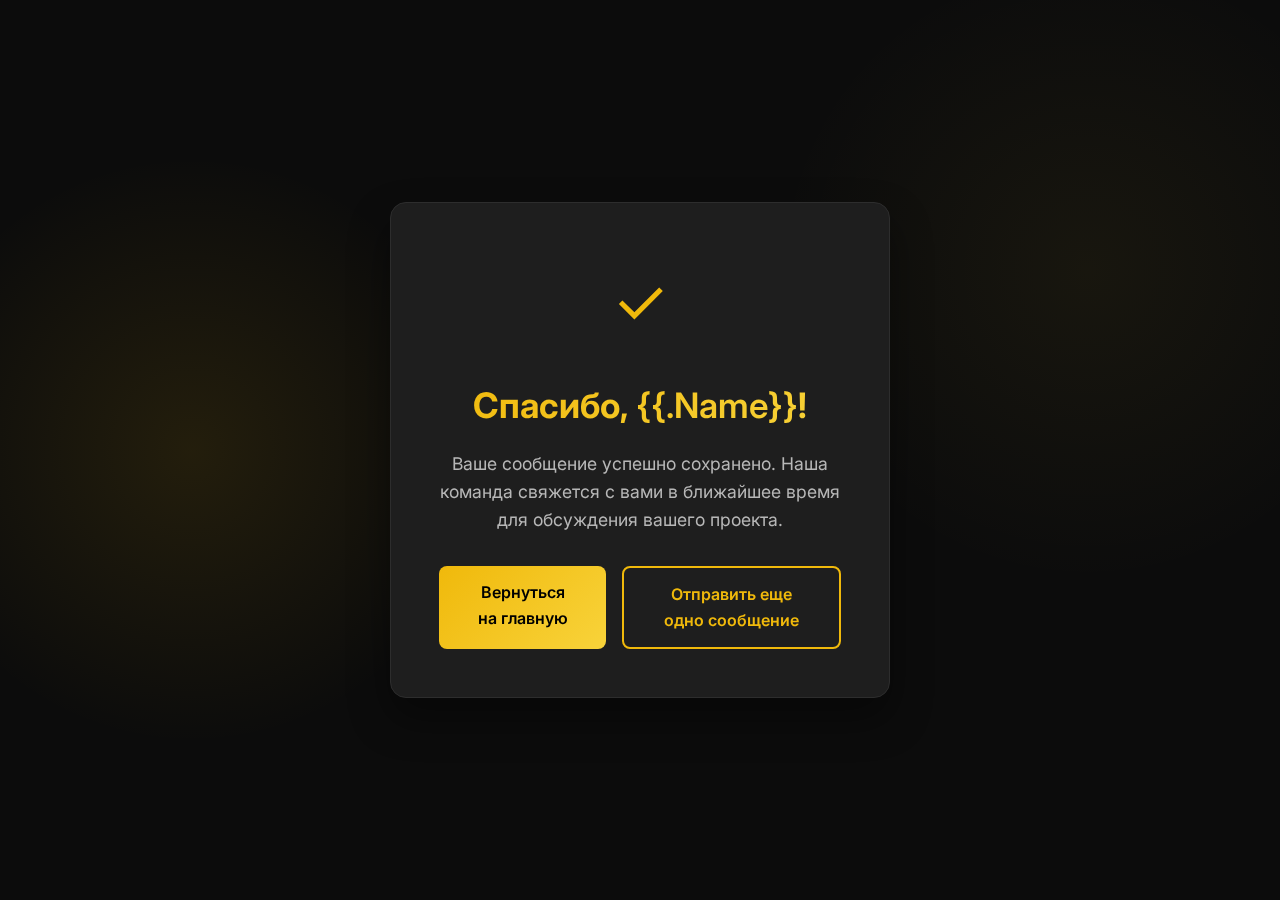
<file: static/answer.html>
<!DOCTYPE html>
<html lang="ru">

<head>
    <meta charset="UTF-8">
    <meta name="viewport" content="width=device-width, initial-scale=1.0">
    <title>Спасибо! - CryptoAnalytics</title>
    <link rel="icon" type="image/x-icon" href="/static/images/favicon.ico">
    <link rel="stylesheet" href="/static/css/answer.css">
    <link href="https://fonts.googleapis.com/css2?family=Inter:wght@300;400;500;600;700&display=swap" rel="stylesheet">
</head>

<body>
    <div class="answer-container">
        <div class="success-icon">✓</div>
        <h1>Спасибо, <span class="user-name">{{.Name}}</span>!</h1>
        <p>Ваше сообщение успешно сохранено. Наша команда свяжется с вами в ближайшее время для обсуждения вашего
            проекта.</p>

        <div class="cta-buttons">
            <a href="/" class="btn">Вернуться на главную</a>
            <a href="/contact" class="btn btn-outline">Отправить еще одно сообщение</a>
        </div>
    </div>
</body>

</html>
</file>
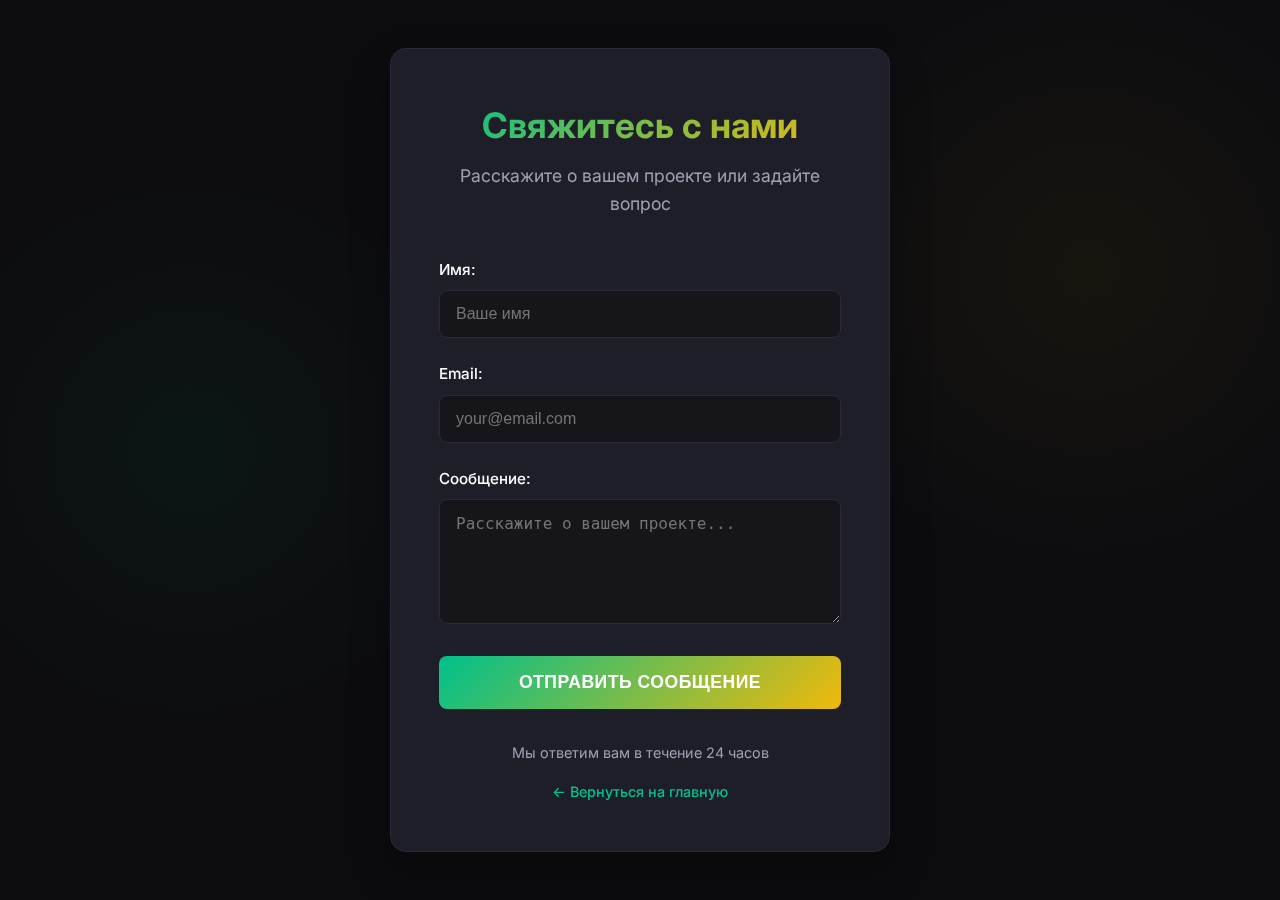
<file: static/contact.html>
<!DOCTYPE html>
<html lang="ru">

<head>
    <meta charset="UTF-8">
    <meta name="viewport" content="width=device-width, initial-scale=1.0">
    <title>Свяжитесь с нами - CryptoAnalytics</title>
    <link rel="icon" type="image/x-icon" href="/static/images/favicon.ico">
    <link rel="icon" type="image/png" href="/static/images/favicon.png">
    <link rel="stylesheet" href="/static/css/form.css">
    <link href="https://fonts.googleapis.com/css2?family=Inter:wght@300;400;500;600;700&display=swap" rel="stylesheet">
</head>

<body>
    <div class="form-container">
        <div class="form-header">
            <h1>Свяжитесь с нами</h1>
            <p>Расскажите о вашем проекте или задайте вопрос</p>
        </div>

        <form action="/contact" method="POST" id="contactForm">
            <div class="form-group">
                <label for="name">Имя:</label>
                <input type="text" id="name" name="name" required placeholder="Ваше имя">
                <div class="error-message">Пожалуйста, введите ваше имя</div>
            </div>

            <div class="form-group">
                <label for="email">Email:</label>
                <input type="email" id="email" name="email" required placeholder="your@email.com">
                <div class="error-message">Пожалуйста, введите корректный email</div>
            </div>

            <div class="form-group">
                <label for="message">Сообщение:</label>
                <textarea id="message" name="message" rows="5" required
                    placeholder="Расскажите о вашем проекте..."></textarea>
                <div class="error-message">Пожалуйста, введите ваше сообщение</div>
            </div>

            <button type="submit" class="btn">Отправить сообщение</button>
        </form>

        <div class="form-footer">
            <p>Мы ответим вам в течение 24 часов</p>
            <a href="/" class="back-link">← Вернуться на главную</a>
        </div>
    </div>
</body>

</html>
</file>
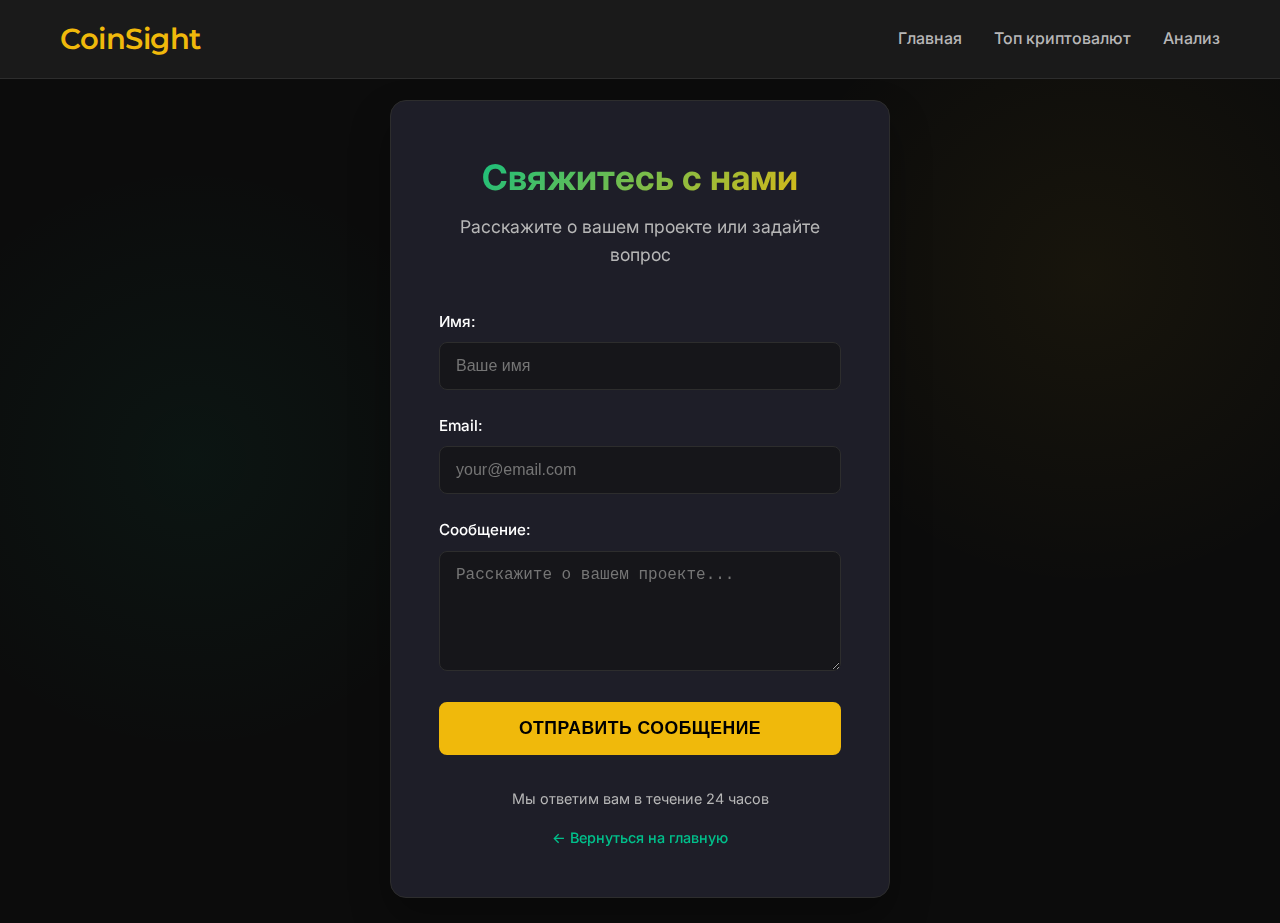
<file: static/contactForm.html>
<!DOCTYPE html>
<html lang="ru">

<head>
    <meta charset="UTF-8">
    <meta name="viewport" content="width=device-width, initial-scale=1.0">
    <title>Свяжитесь с нами - CryptoAnalytics</title>
    <link rel="icon" type="image/x-icon" href="/static/images/favicon.ico">
    <link rel="stylesheet" href="/static/css/form.css">
    <link rel="stylesheet" href="/static/css/style.css">
    <link href="https://fonts.googleapis.com/css2?family=Inter:wght@300;400;500;600;700&display=swap" rel="stylesheet">
    <link href="  https://fonts.googleapis.com/css2?family=Montserrat:wght@600;700&display=swap" rel="stylesheet">
    <link href="https://fonts.googleapis.com/css2?family=Montserrat:wght@600;700&display=swap" rel="stylesheet">
</head>

<body style="padding-top: 100px;">

    <header class="header">
        <div class="container">
            <h1 class="logo">
                <a href="/"
                    style="font-family: 'Montserrat', sans-serif; font-weight: 600; letter-spacing: -0.5px; font-size: 1.8rem; text-decoration: none; color: var(--accent-color);">CoinSight</a>
            </h1>
            <nav class="nav">
                <a href="/">Главная</a>
                <a href="/crypto-top">Топ криптовалют</a>
                <a href="/static/analysis.html">Анализ</a>
            </nav>
        </div>
    </header>
    <div class="form-container">
        <div class="form-header">
            <h1>Свяжитесь с нами</h1>
            <p>Расскажите о вашем проекте или задайте вопрос</p>
        </div>

        <form action="/contact" method="POST" id="contactForm">
            <div class="form-group">
                <label for="name">Имя:</label>
                <input type="text" id="name" name="name" required placeholder="Ваше имя">
                <div class="error-message">Пожалуйста, введите ваше имя</div>
            </div>

            <div class="form-group">
                <label for="email">Email:</label>
                <input type="email" id="email" name="email" required placeholder="your@email.com">
                <div class="error-message">Пожалуйста, введите корректный email</div>
            </div>

            <div class="form-group">
                <label for="message">Сообщение:</label>
                <textarea id="message" name="message" rows="5" required
                    placeholder="Расскажите о вашем проекте..."></textarea>
                <div class="error-message">Пожалуйста, введите ваше сообщение</div>
            </div>

            <button type="submit" class="btn">Отправить сообщение</button>
        </form>

        <div class="form-footer">
            <p>Мы ответим вам в течение 24 часов</p>
            <a href="/" class="back-link">← Вернуться на главную</a>
        </div>
    </div>
    <script src="/static/js/contactForm.js"></script>
</body>

</html>
</file>
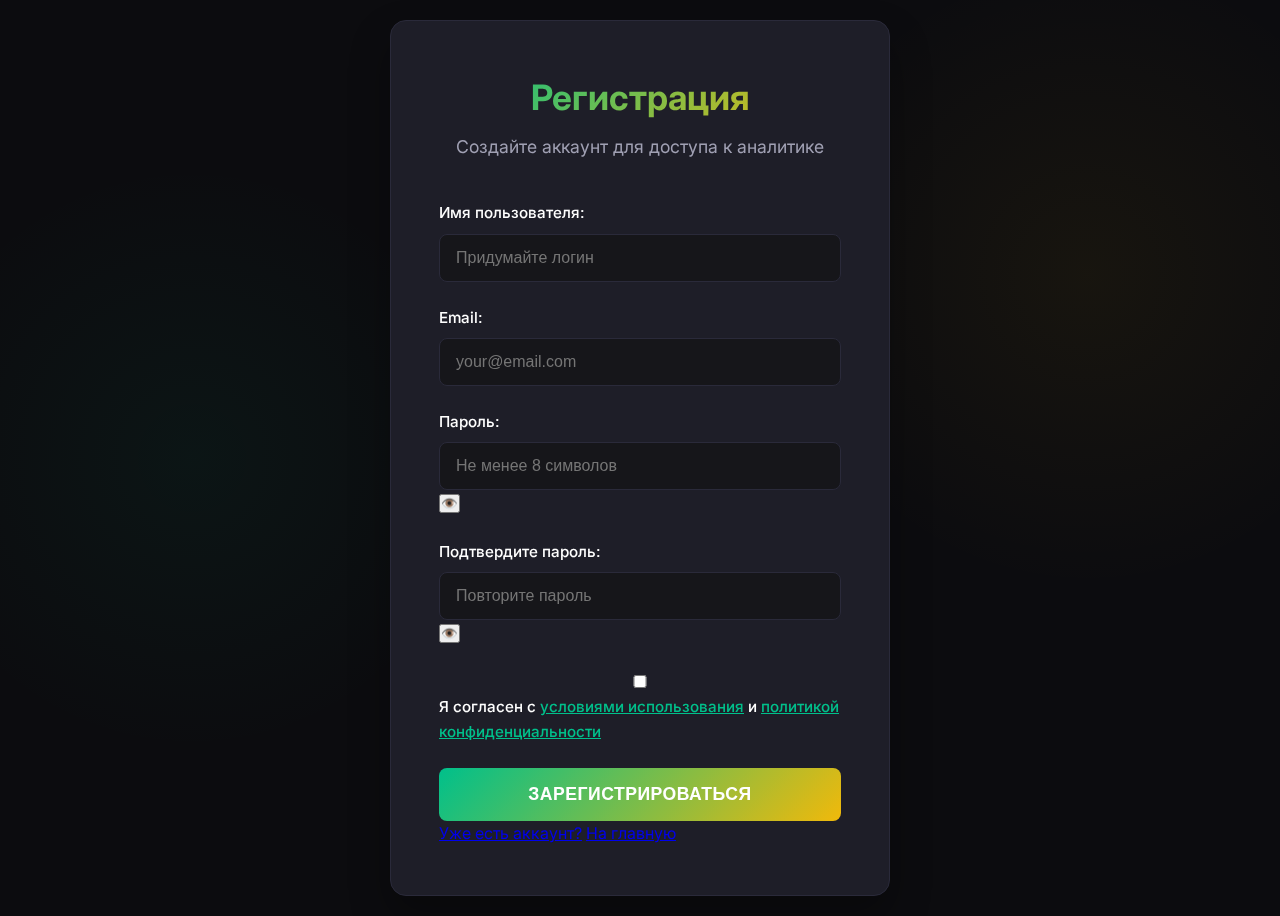
<file: static/FormNewUser.html>
<!DOCTYPE html>
<html lang="ru">

<head>
    <meta charset="UTF-8">
    <meta name="viewport" content="width=device-width, initial-scale=1.0">
    <title>Регистрация - CryptoAnalytics</title>
    <link rel="icon" type="image/x-icon" href="/static/images/favicon.ico">
    <link rel="stylesheet" href="/static/css/form.css">
    <link href="https://fonts.googleapis.com/css2?family=Inter:wght@300;400;500;600;700&display=swap" rel="stylesheet">
</head>

<body>
    <div class="form-container">
        <div class="form-header">
            <h1>Регистрация</h1>
            <p>Создайте аккаунт для доступа к аналитике</p>
        </div>

        <!-- Блок для отображения ошибок -->
        <div id="errorMessage" class="error-message" style="display: none;"></div>

        <form action="/register" method="POST" id="registerForm">
            <div class="form-group">
                <label for="username">Имя пользователя:</label>
                <input type="text" id="username" name="username" required placeholder="Придумайте логин">
                <div class="error-message">Пожалуйста, введите имя пользователя</div>
            </div>

            <div class="form-group">
                <label for="email">Email:</label>
                <input type="email" id="email" name="email" required placeholder="your@email.com">
                <div class="error-message">Пожалуйста, введите корректный email</div>
            </div>

            <div class="form-group password-group">
                <label for="password">Пароль:</label>
                <input type="password" id="password" name="password" required placeholder="Не менее 8 символов">
                <button type="button" class="password-toggle" onclick="togglePassword()">👁️</button>
                <div class="error-message">Пароль должен содержать не менее 8 символов</div>
            </div>

            <div class="form-group password-group">
                <label for="confirmPassword">Подтвердите пароль:</label>
                <input type="password" id="confirmPassword" name="confirmPassword" required
                    placeholder="Повторите пароль">
                <button type="button" class="password-toggle" onclick="toggleConfirmPassword()">👁️</button>
                <div class="error-message">Пароли не совпадают</div>
            </div>

            <div class="form-group checkbox-group">
                <input type="checkbox" id="agreeTerms" name="agreeTerms" required>
                <label for="agreeTerms">Я согласен с <a href="/static/DocumentsHtml/terms-of-use.html"
                        style="color: var(--accent-primary);">условиями
                        использования</a> и <a href="/static/DocumentsHtml/privacy-policy.html"
                        style="color: var(--accent-primary);">политикой
                        конфиденциальности</a></label>
                <div class="error-message">Необходимо принять условия</div>
            </div>

            <button type="submit" class="btn">Зарегистрироваться</button>

            <div class="form-links">
                <a href="/static/FormRegUser.html">Уже есть аккаунт?</a>
                <a href="/">На главную</a>
            </div>
        </form>
    </div>

    <script src="/static/js/form_new_user.js"></script>
</body>

</html>
</file>
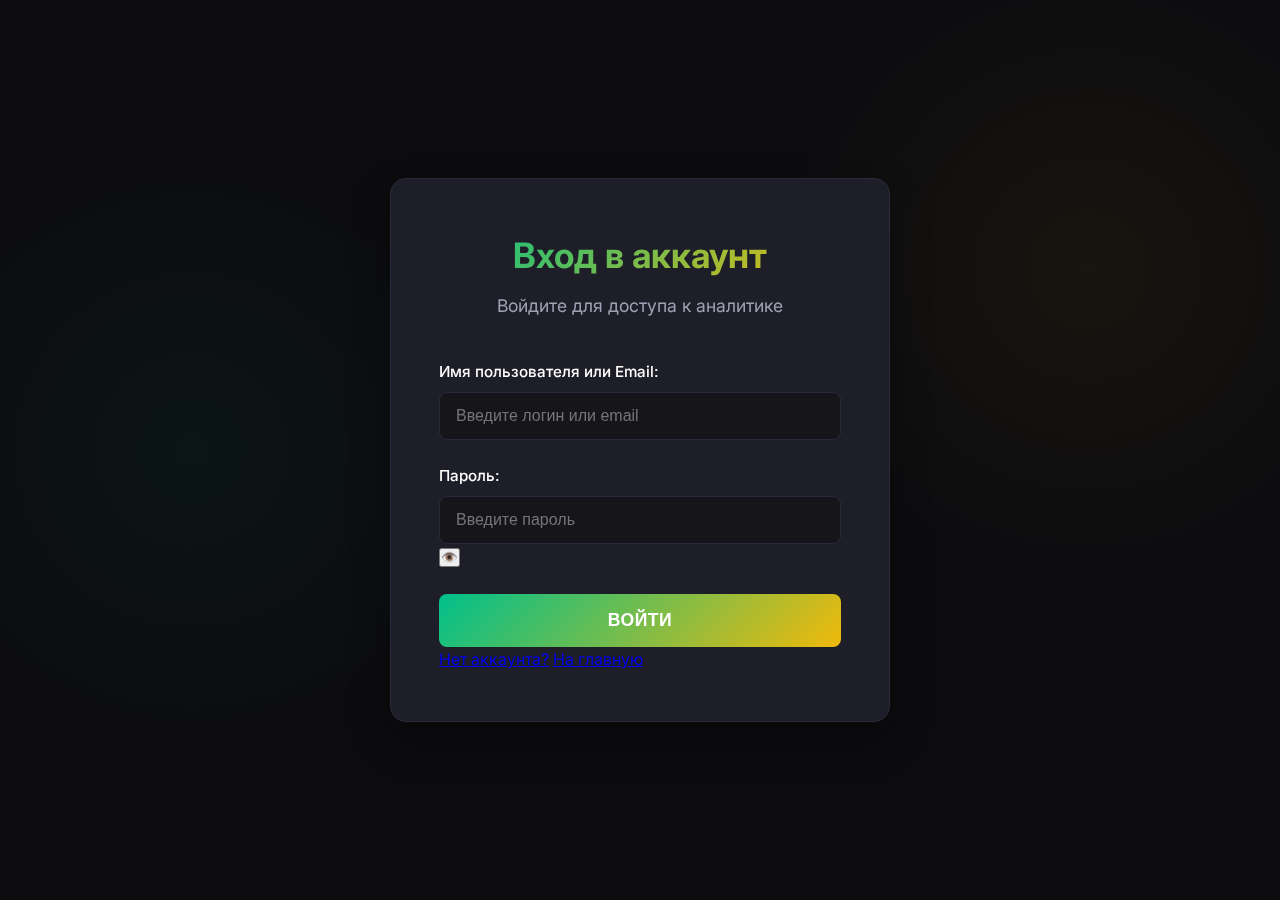
<file: static/FormRegUser.html>
<!DOCTYPE html>
<html lang="ru">

<head>
    <meta charset="UTF-8">
    <meta name="viewport" content="width=device-width, initial-scale=1.0">
    <title>Вход - CryptoAnalytics</title>
    <link rel="icon" type="image/x-icon" href="/static/images/favicon.ico">
    <link rel="stylesheet" href="/static/css/form.css">
    <link href="https://fonts.googleapis.com/css2?family=Inter:wght@300;400;500;600;700&display=swap" rel="stylesheet">
</head>

<body>

    <div class="form-container">
        <div class="form-header">
            <h1>Вход в аккаунт</h1>
            <p>Войдите для доступа к аналитике</p>
        </div>

        <!-- Блок для отображения ошибок -->
        <div id="errorMessage" class="error-banner" style="display: none;"></div>

        <form action="/login" method="POST" id="loginForm">
            <div class="form-group">
                <label for="username">Имя пользователя или Email:</label>
                <input type="text" id="username" name="username" required placeholder="Введите логин или email">
                <div class="error-message">Пожалуйста, введите имя пользователя или email</div>
            </div>

            <div class="form-group password-group">
                <label for="password">Пароль:</label>
                <input type="password" id="password" name="password" required placeholder="Введите пароль">
                <button type="button" class="password-toggle" onclick="togglePassword()">👁️</button>
                <div class="error-message">Пожалуйста, введите пароль</div>
            </div>

            <button type="submit" class="btn">Войти</button>

            <div class="form-links">
                <a href="/static/FormNewUser.html">Нет аккаунта?</a>
                <a href="/">На главную</a>
            </div>
        </form>
    </div>

    <script src="/static/js/form_reg_user.js"></script>

    <style>
        .error-banner {
            background: rgba(246, 70, 93, 0.1);
            border: 1px solid var(--error-color);
            color: var(--error-color);
            padding: 16px;
            border-radius: 12px;
            margin-bottom: 24px;
            text-align: center;
            font-weight: 500;
            font-size: 0.95rem;
            backdrop-filter: blur(10px);
            animation: slideIn 0.3s ease-out;
            position: relative;
            overflow: hidden;
        }

        .error-banner::before {
            content: '';
            position: absolute;
            top: 0;
            left: 0;
            width: 4px;
            height: 100%;
            background: var(--error-color);
        }

        .error-banner::after {
            content: '';
            position: absolute;
            top: 0;
            left: 0;
            width: 100%;
            height: 100%;
            background: linear-gradient(90deg,
                    rgba(246, 70, 93, 0.05) 0%,
                    transparent 50%);
            pointer-events: none;
        }

        @keyframes slideIn {
            from {
                opacity: 0;
                transform: translateY(-10px);
            }

            to {
                opacity: 1;
                transform: translateY(0);
            }
        }

        /* Дополнительные стили для иконки ошибки */
        .error-banner.has-icon {
            display: flex;
            align-items: center;
            justify-content: center;
            gap: 12px;
            padding-left: 20px;
        }

        .error-icon {
            font-size: 1.2rem;
            flex-shrink: 0;
        }
    </style>

</body>

</html>
</file>
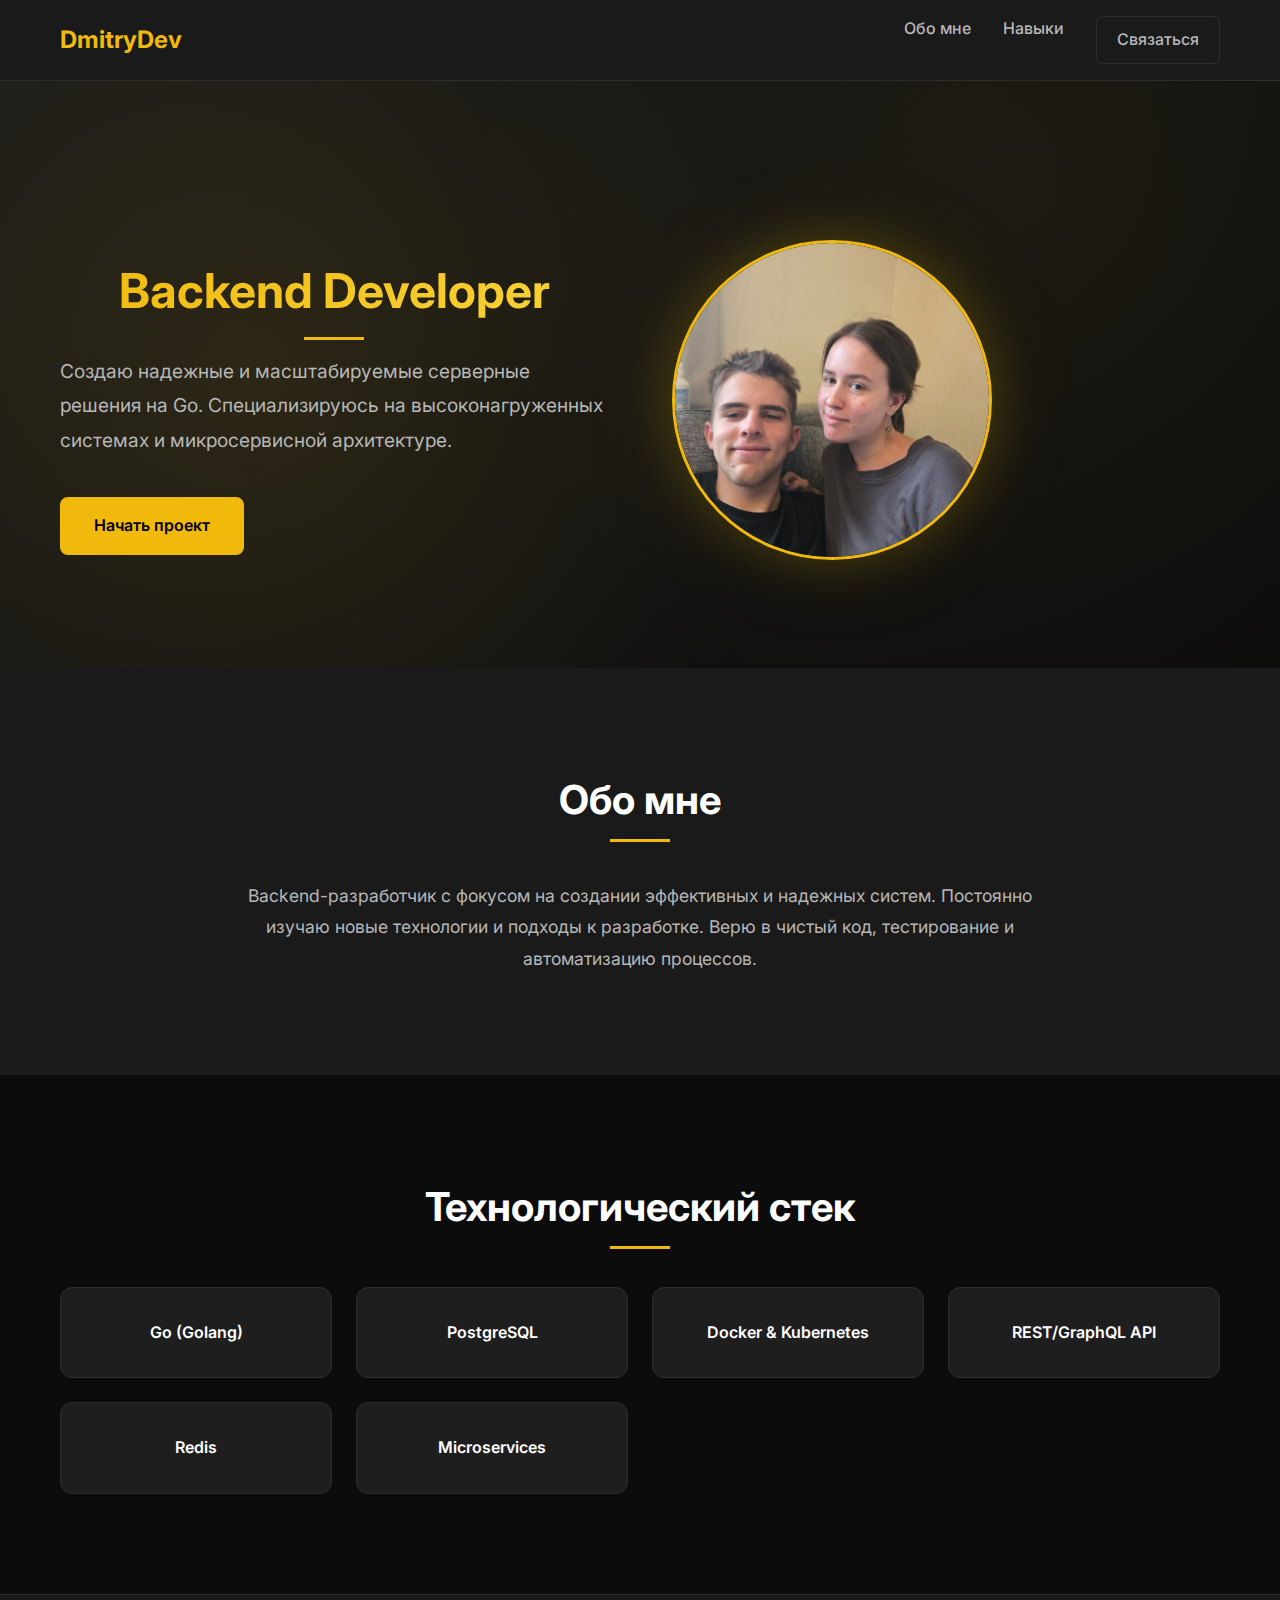
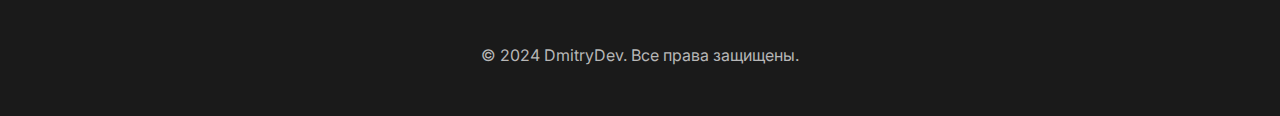
<file: static/test.html>
<!DOCTYPE html>
<html lang="ru">

<head>
    <meta charset="UTF-8">
    <meta name="viewport" content="width=device-width, initial-scale=1.0">
    <title>Дмитрий - Backend Developer</title>
    <link rel="stylesheet" href="/static/css/style.css">
    <link href="https://fonts.googleapis.com/css2?family=Inter:wght@300;400;500;600;700&display=swap" rel="stylesheet">
</head>

<body>
    <header class="header">
        <div class="container">
            <h1 class="logo">DmitryDev</h1>
            <nav class="nav">
                <a href="#about">Обо мне</a>
                <a href="#skills">Навыки</a>
                <a href="/static/contact.html" class="btn-secondary">Связаться</a>
            </nav>
        </div>
    </header>

    <main>
        <section class="hero">
            <div class="container">
                <div class="hero-content">
                    <div class="hero-text">
                        <h2>Backend Developer</h2>
                        <p>Создаю надежные и масштабируемые серверные решения на Go. Специализируюсь на
                            высоконагруженных системах и микросервисной архитектуре.</p>
                        <a href="/static/contact.html" class="btn">Начать проект</a>
                    </div>
                    <div class="hero-image">
                        <img src="/static/images/photo_2025-09-14_21-36-11.jpg" alt="Дмитрий" class="profile-photo">
                    </div>
                </div>
            </div>
        </section>

        <section id="about" class="about">
            <div class="container">
                <h2>Обо мне</h2>
                <p>Backend-разработчик с фокусом на создании эффективных и надежных систем. Постоянно изучаю новые
                    технологии и подходы к разработке. Верю в чистый код, тестирование и автоматизацию процессов.</p>
            </div>
        </section>

        <section id="skills" class="skills">
            <div class="container">
                <h2>Технологический стек</h2>
                <div class="skills-grid">
                    <div class="skill-item">Go (Golang)</div>
                    <div class="skill-item">PostgreSQL</div>
                    <div class="skill-item">Docker & Kubernetes</div>
                    <div class="skill-item">REST/GraphQL API</div>
                    <div class="skill-item">Redis</div>
                    <div class="skill-item">Microservices</div>
                </div>
            </div>
        </section>
    </main>

    <footer class="footer">
        <div class="container">
            <p>&copy; 2024 DmitryDev. Все права защищены.</p>
        </div>
    </footer>
</body>

</html>
</file>
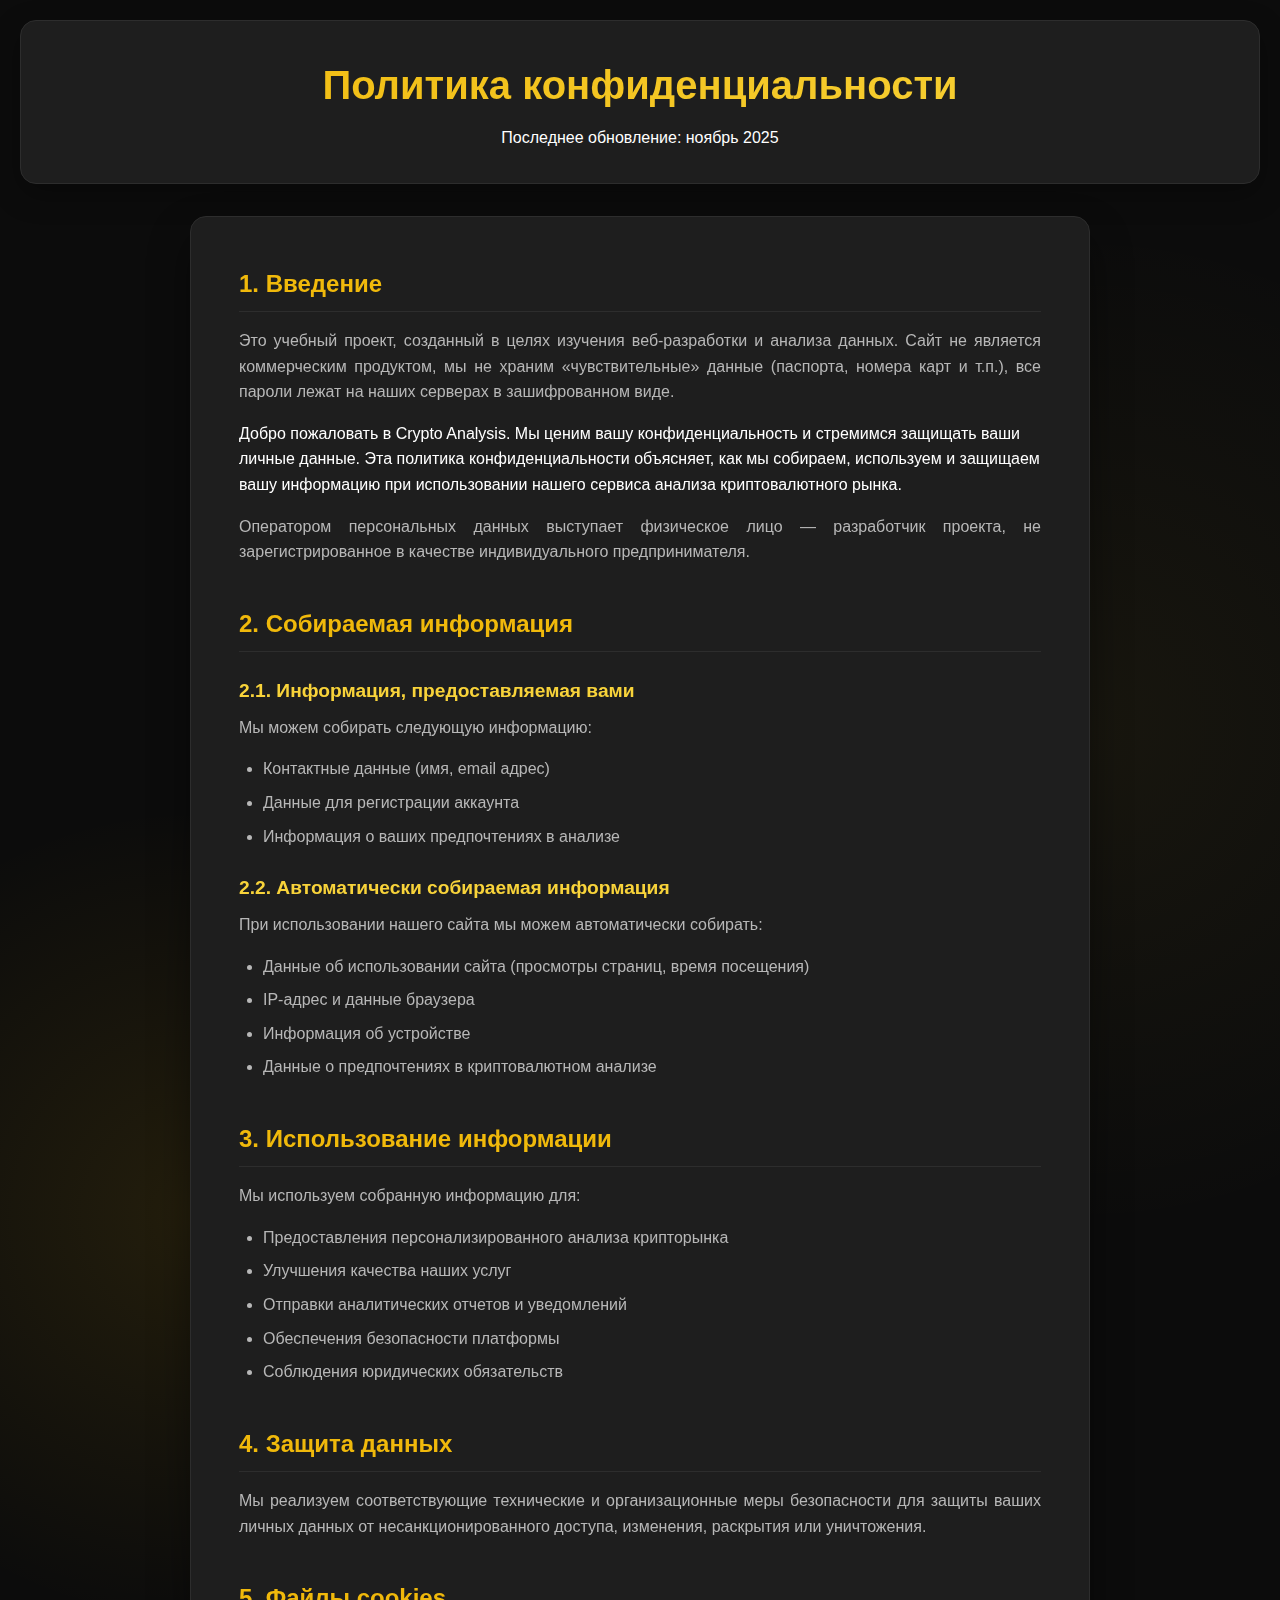
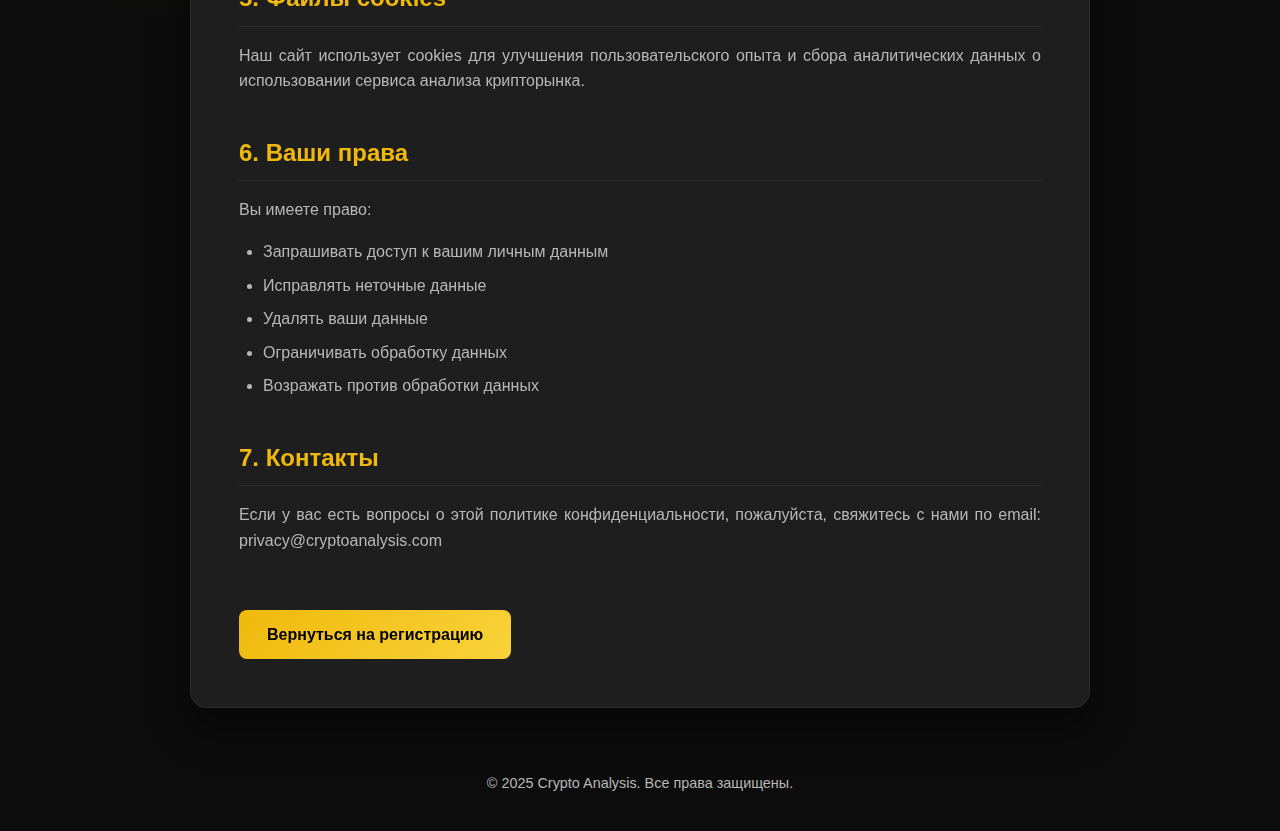
<file: static/DocumentsHtml/privacy-policy.html>
<!DOCTYPE html>
<html lang="ru">

<head>
    <meta charset="UTF-8">
    <meta name="viewport" content="width=device-width, initial-scale=1.0">
    <title>Политика конфиденциальности - Crypto Analysis</title>
    <link rel="stylesheet" href="/static/css/documents.css">
</head>

<body>
    <div class="header">
        <h1>Политика конфиденциальности</h1>
        <p>Последнее обновление: ноябрь 2025</p>
    </div>

    <div class="content-container">
        <div class="content-section">
            <h2>1. Введение</h2>
            <p>Это учебный проект, созданный в целях изучения веб-разработки и анализа данных.
                Сайт не является коммерческим продуктом, мы не храним «чувствительные» данные (паспорта, номера карт и
                т.п.), все пароли лежат на наших серверах в зашифрованном виде.
            <p>

            </p>
            Добро пожаловать в Crypto Analysis. Мы
            ценим вашу конфиденциальность и стремимся
            защищать ваши личные данные. Эта политика конфиденциальности объясняет, как мы собираем, используем и
            защищаем вашу информацию при использовании нашего сервиса анализа криптовалютного рынка.</p>
            <p>
                Оператором персональных данных выступает физическое лицо —
                разработчик проекта,
                не зарегистрированное в качестве индивидуального предпринимателя.
            </p>
        </div>

        <div class="content-section">
            <h2>2. Собираемая информация</h2>
            <h3>2.1. Информация, предоставляемая вами</h3>
            <p>Мы можем собирать следующую информацию:</p>
            <ul>
                <li>Контактные данные (имя, email адрес)</li>
                <li>Данные для регистрации аккаунта</li>
                <li>Информация о ваших предпочтениях в анализе</li>
            </ul>

            <h3>2.2. Автоматически собираемая информация</h3>
            <p>При использовании нашего сайта мы можем автоматически собирать:</p>
            <ul>
                <li>Данные об использовании сайта (просмотры страниц, время посещения)</li>
                <li>IP-адрес и данные браузера</li>
                <li>Информация об устройстве</li>
                <li>Данные о предпочтениях в криптовалютном анализе</li>
            </ul>
        </div>

        <div class="content-section">
            <h2>3. Использование информации</h2>
            <p>Мы используем собранную информацию для:</p>
            <ul>
                <li>Предоставления персонализированного анализа крипторынка</li>
                <li>Улучшения качества наших услуг</li>
                <li>Отправки аналитических отчетов и уведомлений</li>
                <li>Обеспечения безопасности платформы</li>
                <li>Соблюдения юридических обязательств</li>
            </ul>
        </div>

        <div class="content-section">
            <h2>4. Защита данных</h2>
            <p>Мы реализуем соответствующие технические и организационные меры безопасности для защиты ваших личных
                данных от несанкционированного доступа, изменения, раскрытия или уничтожения.</p>
        </div>

        <div class="content-section">
            <h2>5. Файлы cookies</h2>
            <p>Наш сайт использует cookies для улучшения пользовательского опыта и сбора аналитических данных о
                использовании сервиса анализа крипторынка.</p>
        </div>

        <div class="content-section">
            <h2>6. Ваши права</h2>
            <p>Вы имеете право:</p>
            <ul>
                <li>Запрашивать доступ к вашим личным данным</li>
                <li>Исправлять неточные данные</li>
                <li>Удалять ваши данные</li>
                <li>Ограничивать обработку данных</li>
                <li>Возражать против обработки данных</li>
            </ul>
        </div>

        <div class="content-section">
            <h2>7. Контакты</h2>
            <p>Если у вас есть вопросы о этой политике конфиденциальности, пожалуйста, свяжитесь с нами по email:
                privacy@cryptoanalysis.com</p>
        </div>

        <a href="/static/FormNewUser.html" class="back-button">Вернуться на регистрацию</a>
    </div>

    <div class="footer">
        <p>&copy; 2025 Crypto Analysis. Все права защищены.</p>
    </div>
</body>

</html>
</file>
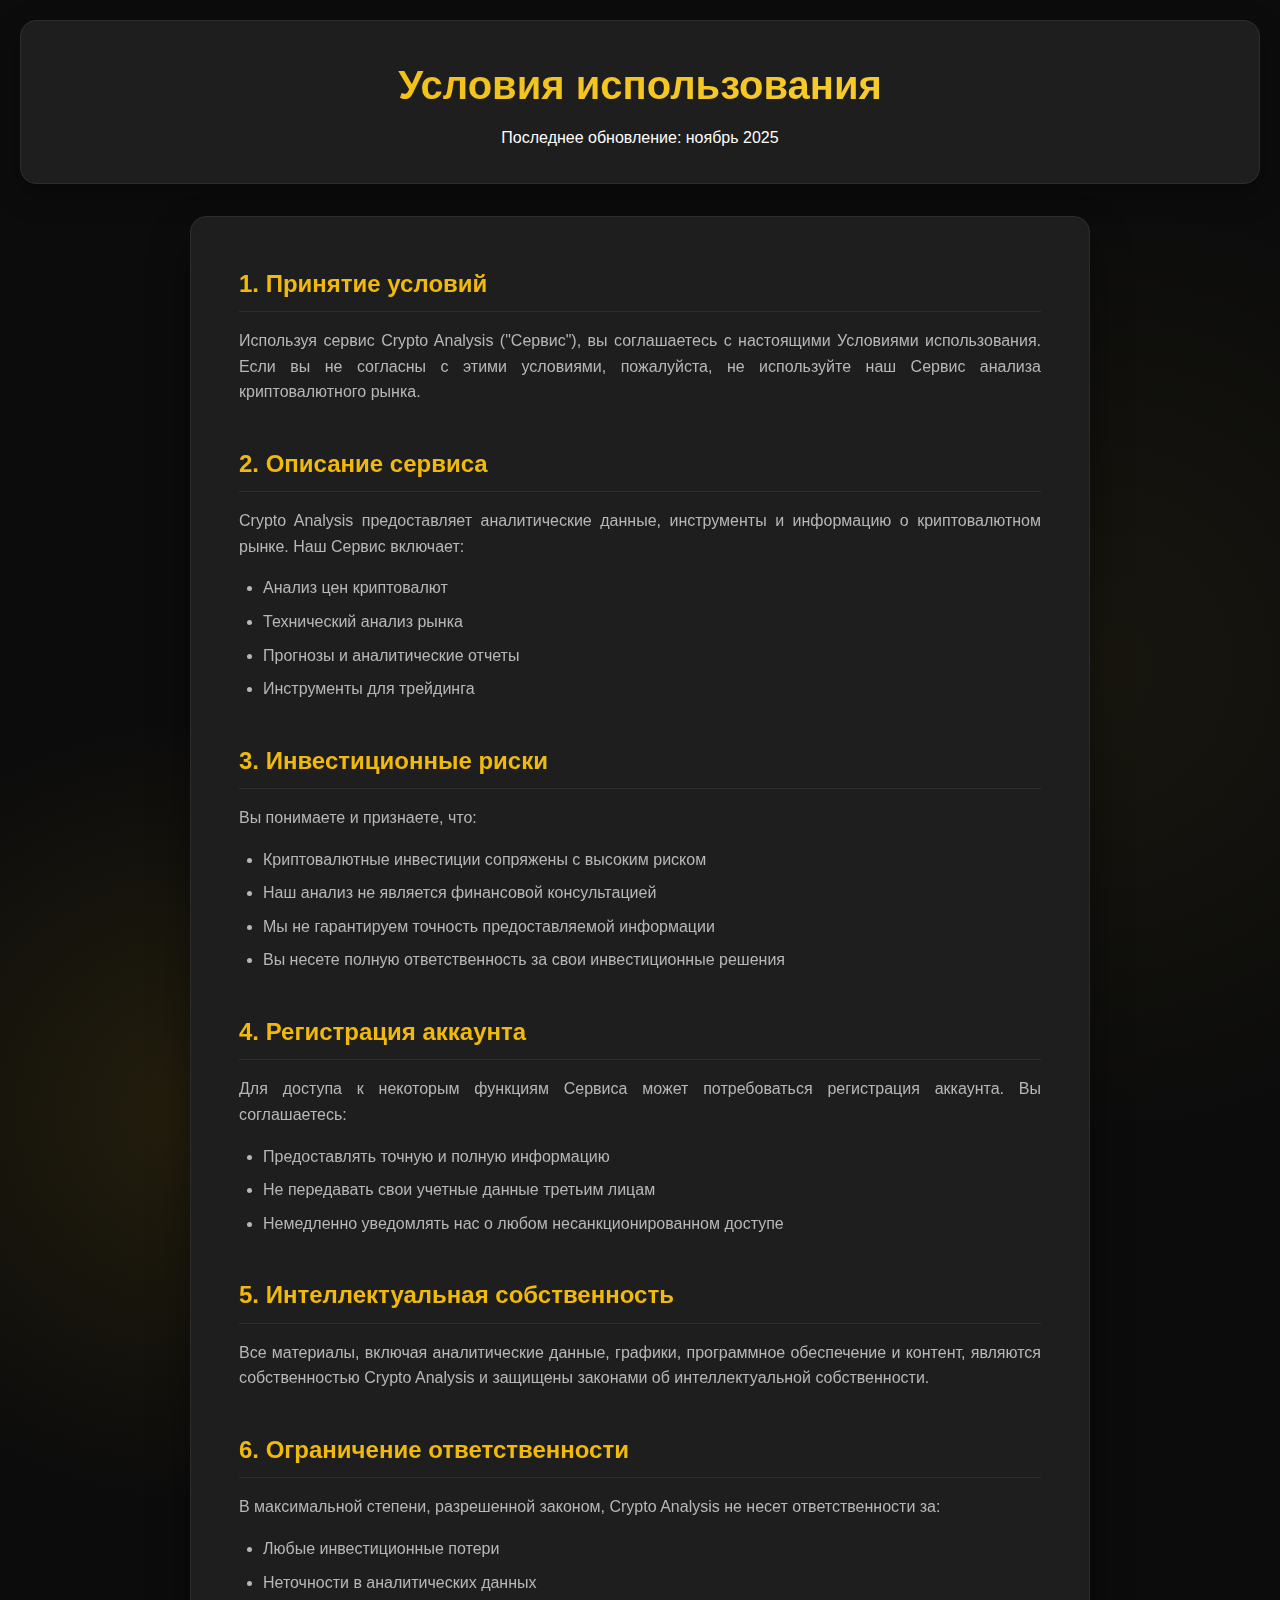
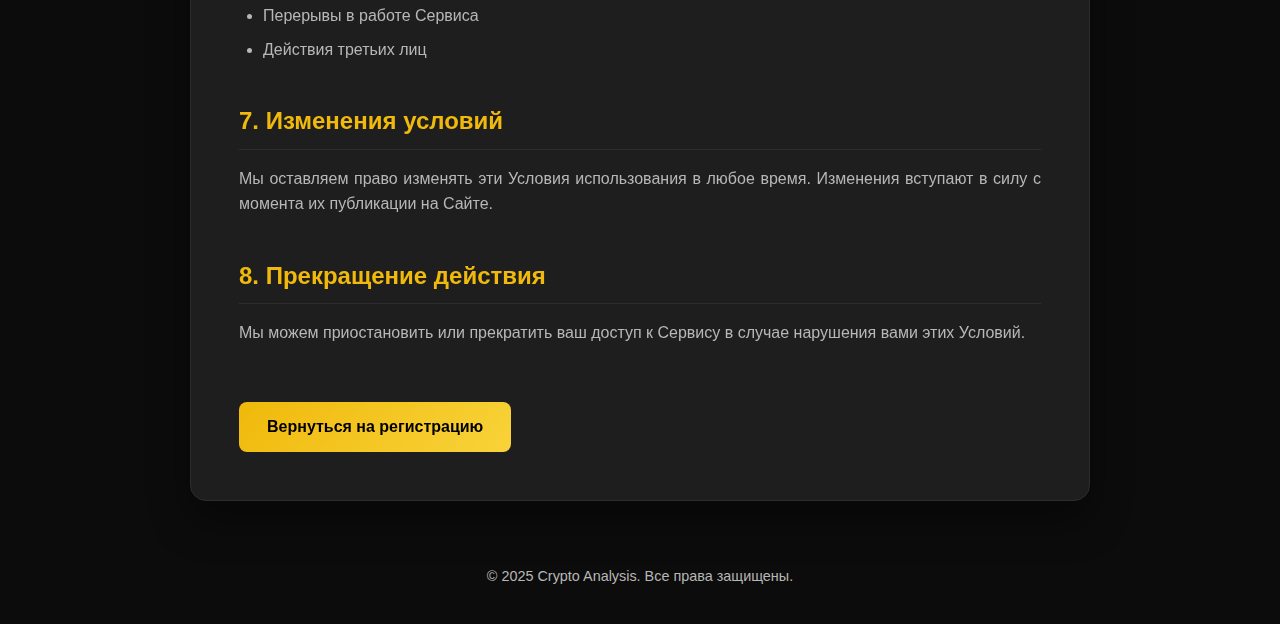
<file: static/DocumentsHtml/terms-of-use.html>
<!DOCTYPE html>
<html lang="ru">

<head>
    <meta charset="UTF-8">
    <meta name="viewport" content="width=device-width, initial-scale=1.0">
    <title>Условия использования - Crypto Analysis</title>
    <link rel="stylesheet" href="/static/css/documents.css">
</head>

<body>
    <div class="header">
        <h1>Условия использования</h1>
        <p>Последнее обновление: ноябрь 2025</p>
    </div>

    <div class="content-container">
        <div class="content-section">
            <h2>1. Принятие условий</h2>
            <p>Используя сервис Crypto Analysis ("Сервис"), вы соглашаетесь с настоящими Условиями использования. Если
                вы не согласны с этими условиями, пожалуйста, не используйте наш Сервис анализа криптовалютного рынка.
            </p>
        </div>

        <div class="content-section">
            <h2>2. Описание сервиса</h2>
            <p>Crypto Analysis предоставляет аналитические данные, инструменты и информацию о криптовалютном рынке. Наш
                Сервис включает:</p>
            <ul>
                <li>Анализ цен криптовалют</li>
                <li>Технический анализ рынка</li>
                <li>Прогнозы и аналитические отчеты</li>
                <li>Инструменты для трейдинга</li>
            </ul>
        </div>

        <div class="content-section">
            <h2>3. Инвестиционные риски</h2>
            <p>Вы понимаете и признаете, что:</p>
            <ul>
                <li>Криптовалютные инвестиции сопряжены с высоким риском</li>
                <li>Наш анализ не является финансовой консультацией</li>
                <li>Мы не гарантируем точность предоставляемой информации</li>
                <li>Вы несете полную ответственность за свои инвестиционные решения</li>
            </ul>
        </div>

        <div class="content-section">
            <h2>4. Регистрация аккаунта</h2>
            <p>Для доступа к некоторым функциям Сервиса может потребоваться регистрация аккаунта. Вы соглашаетесь:</p>
            <ul>
                <li>Предоставлять точную и полную информацию</li>
                <li>Не передавать свои учетные данные третьим лицам</li>
                <li>Немедленно уведомлять нас о любом несанкционированном доступе</li>
            </ul>
        </div>

        <div class="content-section">
            <h2>5. Интеллектуальная собственность</h2>
            <p>Все материалы, включая аналитические данные, графики, программное обеспечение и контент, являются
                собственностью Crypto Analysis и защищены законами об интеллектуальной собственности.</p>
        </div>

        <div class="content-section">
            <h2>6. Ограничение ответственности</h2>
            <p>В максимальной степени, разрешенной законом, Crypto Analysis не несет ответственности за:</p>
            <ul>
                <li>Любые инвестиционные потери</li>
                <li>Неточности в аналитических данных</li>
                <li>Перерывы в работе Сервиса</li>
                <li>Действия третьих лиц</li>
            </ul>
        </div>

        <div class="content-section">
            <h2>7. Изменения условий</h2>
            <p>Мы оставляем право изменять эти Условия использования в любое время. Изменения вступают в силу с момента
                их публикации на Сайте.</p>
        </div>

        <div class="content-section">
            <h2>8. Прекращение действия</h2>
            <p>Мы можем приостановить или прекратить ваш доступ к Сервису в случае нарушения вами этих Условий.</p>
        </div>

        <a href="/static/FormNewUser.html" class="back-button">Вернуться на регистрацию</a>
    </div>

    <div class="footer">
        <p>&copy; 2025 Crypto Analysis. Все права защищены.</p>
    </div>
</body>

</html>
</file>
<file: static/css/answer.css>
:root {
    --bg-primary: #0c0c0c;
    --bg-secondary: #1a1a1a;
    --bg-card: #1e1e1e;
    --text-primary: #ffffff;
    --text-secondary: #b7b7b7;
    --accent-primary: #f0b90b;
    --accent-secondary: #f8d33a;
    --border-color: #2d2d2d;
}

* {
    margin: 0;
    padding: 0;
    box-sizing: border-box;
}

body {
    font-family: 'Inter', 'Segoe UI', Tahoma, Geneva, Verdana, sans-serif;
    line-height: 1.6;
    color: var(--text-primary);
    background-color: var(--bg-primary);
    background-image:
        radial-gradient(circle at 15% 50%, rgba(240, 185, 11, 0.1) 0%, transparent 25%),
        radial-gradient(circle at 85% 30%, rgba(248, 211, 58, 0.05) 0%, transparent 25%);
    min-height: 100vh;
    display: flex;
    align-items: center;
    justify-content: center;
    padding: 20px;
}

.answer-container {
    background: var(--bg-card);
    padding: 3rem;
    border-radius: 16px;
    border: 1px solid var(--border-color);
    width: 100%;
    max-width: 500px;
    text-align: center;
    box-shadow: 0 20px 40px rgba(0, 0, 0, 0.4);
    backdrop-filter: blur(10px);
}

.success-icon {
    font-size: 4rem;
    color: var(--accent-primary);
    margin-bottom: 1.5rem;
    animation: pulse 2s infinite;
}

@keyframes pulse {
    0% {
        transform: scale(1);
    }

    50% {
        transform: scale(1.1);
    }

    100% {
        transform: scale(1);
    }
}

.answer-container h1 {
    font-size: 2.2rem;
    margin-bottom: 1rem;
    background: linear-gradient(135deg, var(--accent-primary), var(--accent-secondary));
    -webkit-background-clip: text;
    -webkit-text-fill-color: transparent;
    background-clip: text;
}

.user-name {
    color: var(--accent-primary);
    font-weight: 600;
}

.answer-container p {
    color: var(--text-secondary);
    font-size: 1.1rem;
    line-height: 1.6;
    margin-bottom: 2rem;
}

.cta-buttons {
    display: flex;
    gap: 1rem;
    justify-content: center;
}

.btn {
    padding: 14px 32px;
    background: linear-gradient(135deg, var(--accent-primary), var(--accent-secondary));
    color: #000000;
    text-decoration: none;
    border-radius: 8px;
    font-weight: 600;
    transition: all 0.3s ease;
    border: none;
    cursor: pointer;
    font-size: 1rem;
}

.btn-outline {
    background: transparent;
    border: 2px solid var(--accent-primary);
    color: var(--accent-primary);
}

.btn:hover {
    transform: translateY(-2px);
    box-shadow: 0 8px 25px rgba(240, 185, 11, 0.3);
}

.btn-outline:hover {
    background: var(--accent-primary);
    color: #000000;
}

/* Адаптивность для мобильных устройств */
@media (max-width: 768px) {
    body {
        padding: 15px;
        align-items: flex-start;
        min-height: 100vh;
        height: auto;
    }

    .answer-container {
        padding: 2rem 1.5rem;
        margin: 1rem 0;
        border-radius: 12px;
        max-width: 100%;
    }

    .success-icon {
        font-size: 3rem;
        margin-bottom: 1rem;
    }

    .answer-container h1 {
        font-size: 1.8rem;
        margin-bottom: 0.8rem;
    }

    .answer-container p {
        font-size: 1rem;
        margin-bottom: 1.5rem;
        line-height: 1.5;
    }

    .cta-buttons {
        flex-direction: column;
        gap: 0.8rem;
    }

    .btn {
        width: 100%;
        padding: 12px 24px;
        font-size: 0.95rem;
    }
}

/* Адаптивность для очень маленьких экранов */
@media (max-width: 480px) {
    body {
        padding: 10px;
    }

    .answer-container {
        padding: 1.5rem 1rem;
        border-radius: 10px;
        margin: 0.5rem 0;
    }

    .success-icon {
        font-size: 2.5rem;
        margin-bottom: 0.8rem;
    }

    .answer-container h1 {
        font-size: 1.5rem;
        margin-bottom: 0.6rem;
    }

    .answer-container p {
        font-size: 0.9rem;
        margin-bottom: 1.2rem;
    }

    .btn {
        padding: 10px 20px;
        font-size: 0.9rem;
    }

    .user-name {
        font-size: 0.95rem;
    }
}

/* Адаптивность для ландшафтной ориентации на мобильных */
@media (max-width: 768px) and (orientation: landscape) {
    body {
        align-items: flex-start;
        padding: 10px;
    }

    .answer-container {
        margin: 10px 0;
        max-height: 90vh;
        overflow-y: auto;
    }

    .cta-buttons {
        flex-direction: row;
        flex-wrap: wrap;
    }

    .btn {
        flex: 1;
        min-width: 120px;
    }
}
</file>
<file: static/css/form.css>
:root {
    --bg-primary: #0c0c0f;
    --bg-secondary: #16161a;
    --bg-card: #1e1e28;
    --text-primary: #ffffff;
    --text-secondary: #a0a0b3;
    --accent-primary: #00c08b;
    --accent-secondary: #f0b90b;
    --border-color: #2a2a3a;
    --error-color: #ff4757;
    --success-color: #00c08b;
}

* {
    margin: 0;
    padding: 0;
    box-sizing: border-box;
}

body {
    font-family: 'Inter', 'Segoe UI', Tahoma, Geneva, Verdana, sans-serif;
    line-height: 1.6;
    color: var(--text-primary);
    background-color: var(--bg-primary);
    background-image:
        radial-gradient(circle at 15% 50%, rgba(0, 192, 139, 0.05) 0%, transparent 25%),
        radial-gradient(circle at 85% 30%, rgba(240, 185, 11, 0.05) 0%, transparent 25%);
    min-height: 100vh;
    display: flex;
    align-items: center;
    justify-content: center;
    padding: 20px;
}

.form-container {
    background: var(--bg-card);
    padding: 3rem;
    border-radius: 16px;
    border: 1px solid var(--border-color);
    width: 100%;
    max-width: 500px;
    box-shadow: 0 20px 40px rgba(0, 0, 0, 0.3);
    backdrop-filter: blur(10px);
}

.form-header {
    text-align: center;
    margin-bottom: 2.5rem;
}

.form-header h1 {
    font-size: 2.2rem;
    margin-bottom: 0.5rem;
    background: linear-gradient(135deg, var(--accent-primary), var(--accent-secondary));
    -webkit-background-clip: text;
    -webkit-text-fill-color: transparent;
    background-clip: text;
}

.form-header p {
    color: var(--text-secondary);
    font-size: 1.1rem;
}

.form-group {
    margin-bottom: 1.5rem;
}

.form-group label {
    display: block;
    margin-bottom: 0.5rem;
    color: var(--text-primary);
    font-weight: 500;
    font-size: 0.95rem;
}

.form-group input,
.form-group textarea {
    width: 100%;
    padding: 14px 16px;
    background: var(--bg-secondary);
    border: 1px solid var(--border-color);
    border-radius: 8px;
    color: var(--text-primary);
    font-size: 1rem;
    transition: all 0.3s ease;
}

.form-group input:focus,
.form-group textarea:focus {
    outline: none;
    border-color: var(--accent-primary);
    box-shadow: 0 0 0 3px rgba(0, 192, 139, 0.1);
}

.form-group textarea {
    min-height: 120px;
    resize: vertical;
}

.error-message {
    color: var(--error-color);
    font-size: 0.85rem;
    margin-top: 0.5rem;
    display: none;
}

input:invalid:not(:focus):not(:placeholder-shown)+.error-message,
textarea:invalid:not(:focus):not(:placeholder-shown)+.error-message {
    display: block;
}

.btn {
    width: 100%;
    padding: 16px;
    background: linear-gradient(135deg, var(--accent-primary), var(--accent-secondary));
    color: var(--text-primary);
    border: none;
    border-radius: 8px;
    font-size: 1.1rem;
    font-weight: 600;
    cursor: pointer;
    transition: all 0.3s ease;
    text-transform: uppercase;
    letter-spacing: 0.5px;
}

.btn:hover {
    transform: translateY(-2px);
    box-shadow: 0 8px 25px rgba(240, 185, 11, 0.2);
}

.form-footer {
    text-align: center;
    margin-top: 2rem;
    color: var(--text-secondary);
    font-size: 0.9rem;
}

.back-link {
    display: inline-block;
    margin-top: 1rem;
    color: var(--accent-primary);
    text-decoration: none;
    font-weight: 500;
    transition: color 0.3s ease;
}

.back-link:hover {
    color: var(--accent-secondary);
}

@media (max-width: 768px) {
    .form-container {
        padding: 2rem;
        margin: 1rem;
    }

    .form-header h1 {
        font-size: 1.8rem;
    }
}
</file>
<file: static/css/style.css>
* {
    margin: 0;
    padding: 0;
    box-sizing: border-box;
}

:root {
    --primary-bg: #0c0c0c;
    --secondary-bg: #1a1a1a;
    --accent-color: #f0b90b;
    --text-primary: #ffffff;
    --text-secondary: #b7b7b7;
    --card-bg: #1e1e1e;
    --border-color: #2d2d2d;
    --success-color: #00c087;
    --error-color: #f6465d;
}

body {
    font-family: 'Inter', 'Segoe UI', Tahoma, Geneva, Verdana, sans-serif;
    line-height: 1.6;
    color: var(--text-primary);
    background-color: var(--primary-bg);
    overflow-x: hidden;
}

.container {
    max-width: 1200px;
    margin: 0 auto;
    padding: 0 20px;
}

/* Header */
.header {
    background: var(--secondary-bg);
    border-bottom: 1px solid var(--border-color);
    padding: 1rem 0;
    position: fixed;
    width: 100%;
    top: 0;
    z-index: 1000;
    backdrop-filter: blur(10px);
}

.header .container {
    display: flex;
    justify-content: space-between;
    align-items: center;
}

.logo {
    font-size: 1.5rem;
    font-weight: bold;
    color: var(--accent-color);
}

.nav {
    display: flex;
    gap: 2rem;
}

.nav a {
    text-decoration: none;
    color: var(--text-secondary);
    font-weight: 500;
    transition: color 0.3s;
    position: relative;
}

.nav a:hover {
    color: var(--accent-color);
}

.nav a::after {
    content: '';
    position: absolute;
    bottom: -5px;
    left: 0;
    width: 0;
    height: 2px;
    background: var(--accent-color);
    transition: width 0.3s;
}

.nav a:hover::after {
    width: 100%;
}

/* Hero Section */
.hero {
    padding: 160px 0 100px;
    background: linear-gradient(135deg, var(--secondary-bg) 0%, var(--primary-bg) 100%);
    margin-top: 80px;
    position: relative;
    overflow: hidden;
}

.hero::before {
    content: '';
    position: absolute;
    top: 0;
    left: 0;
    right: 0;
    bottom: 0;
    background:
        radial-gradient(circle at 20% 50%, rgba(240, 185, 11, 0.1) 0%, transparent 50%),
        radial-gradient(circle at 80% 20%, rgba(240, 185, 11, 0.05) 0%, transparent 50%);
}

.hero-content {
    display: grid;
    grid-template-columns: 1fr 1fr;
    gap: 4rem;
    align-items: center;
    position: relative;
    z-index: 2;
}

.hero-text h2 {
    font-size: 3rem;
    margin-bottom: 1.5rem;
    font-weight: 700;
    background: linear-gradient(135deg, var(--accent-color) 0%, #f8d33a 100%);
    background-clip: text;
    -webkit-background-clip: text;
    -webkit-text-fill-color: transparent;
    color: var(--accent-color);
}

.hero-text p {
    font-size: 1.2rem;
    margin-bottom: 2.5rem;
    color: var(--text-secondary);
    line-height: 1.8;
}

.btn {
    display: inline-block;
    padding: 14px 32px;
    background: var(--accent-color);
    color: #000;
    text-decoration: none;
    border-radius: 8px;
    font-weight: 600;
    transition: all 0.3s;
    border: 2px solid var(--accent-color);
    cursor: pointer;
}

.btn:hover {
    background: transparent;
    color: var(--accent-color);
    transform: translateY(-2px);
    box-shadow: 0 10px 25px rgba(240, 185, 11, 0.3);
}

.btn-secondary {
    display: inline-block;
    padding: 10px 20px;
    background: var(--bg-card);
    color: var(--text-primary);
    text-decoration: none;
    border-radius: 6px;
    font-weight: 500;
    transition: all 0.3s ease;
    border: 1px solid var(--border-color);
}

.btn-secondary:hover {
    background: var(--accent-primary);
    color: var(--text-primary);
    transform: translateY(-1px);
}

.profile-photo {
    width: 320px;
    height: 320px;
    border-radius: 50%;
    object-fit: cover;
    border: 3px solid var(--accent-color);
    box-shadow:
        0 0 50px rgba(240, 185, 11, 0.2),
        0 0 100px rgba(240, 185, 11, 0.1);
    transition: transform 0.3s;
}

.profile-photo:hover {
    transform: scale(1.05);
}

/* Sections */
section {
    padding: 100px 0;
}

section h2 {
    font-size: 2.5rem;
    text-align: center;
    margin-bottom: 3rem;
    color: var(--text-primary);
    position: relative;
}

section h2::after {
    content: '';
    position: absolute;
    bottom: -10px;
    left: 50%;
    transform: translateX(-50%);
    width: 60px;
    height: 3px;
    background: var(--accent-color);
}

.about {
    background: var(--secondary-bg);
}

.about p {
    text-align: center;
    max-width: 800px;
    margin: 0 auto;
    color: var(--text-secondary);
    font-size: 1.1rem;
    line-height: 1.8;
}

.skills {
    background: var(--primary-bg);
}

.skills-grid {
    display: grid;
    grid-template-columns: repeat(auto-fit, minmax(250px, 1fr));
    gap: 1.5rem;
}

.skill-item {
    background: var(--card-bg);
    color: var(--text-primary);
    padding: 2rem;
    border-radius: 12px;
    text-align: center;
    font-weight: 600;
    border: 1px solid var(--border-color);
    transition: all 0.3s;
    cursor: pointer;
}

.skill-item:hover {
    transform: translateY(-5px);
    border-color: var(--accent-color);
    box-shadow: 0 10px 30px rgba(240, 185, 11, 0.1);
}

/* Footer */
.footer {
    background: var(--secondary-bg);
    color: var(--text-secondary);
    text-align: center;
    padding: 3rem 0;
    border-top: 1px solid var(--border-color);
}

/* Responsive */
@media (max-width: 968px) {
    .hero-content {
        grid-template-columns: 1fr;
        text-align: center;
        gap: 2rem;
    }

    .hero-text h2 {
        font-size: 2.5rem;
    }

    .profile-photo {
        width: 280px;
        height: 280px;
        margin: 0 auto;
    }
}

@media (max-width: 768px) {
    .header .container {
        flex-direction: column;
        gap: 1rem;
    }

    .nav {
        gap: 1.5rem;
        flex-wrap: wrap;
        justify-content: center;
    }

    .hero {
        padding: 120px 0 60px;
    }

    section {
        padding: 60px 0;
    }

    .hero-text h2 {
        font-size: 2rem;
    }

    .skills-grid {
        grid-template-columns: 1fr;
    }
}

.btn-outline {
    background: transparent;
    border: 2px solid var(--accent-primary);
    color: var(--accent-primary);
}

.btn-outline:hover {
    background: var(--accent-primary);
    color: var(--text-primary);
}

.cta-buttons {
    display: flex;
    gap: 1rem;
    justify-content: flex-start;
    margin-top: 2rem;
    flex-wrap: wrap;
}
</file>
<file: static/css/documents.css>
:root {
    --bg-primary: #0c0c0c;
    --bg-secondary: #1a1a1a;
    --bg-card: #1e1e1e;
    --text-primary: #ffffff;
    --text-secondary: #b7b7b7;
    --accent-primary: #f0b90b;
    --accent-secondary: #f8d33a;
    --border-color: #2d2d2d;
}

* {
    margin: 0;
    padding: 0;
    box-sizing: border-box;
}

body {
    font-family: 'Inter', 'Segoe UI', Tahoma, Geneva, Verdana, sans-serif;
    line-height: 1.6;
    color: var(--text-primary);
    background-color: var(--bg-primary);
    background-image:
        radial-gradient(circle at 15% 50%, rgba(240, 185, 11, 0.1) 0%, transparent 25%),
        radial-gradient(circle at 85% 30%, rgba(248, 211, 58, 0.05) 0%, transparent 25%);
    min-height: 100vh;
    padding: 20px;
}

.header {
    background: var(--bg-card);
    padding: 2rem;
    border-radius: 16px;
    border: 1px solid var(--border-color);
    margin-bottom: 2rem;
    text-align: center;
    box-shadow: 0 10px 30px rgba(0, 0, 0, 0.3);
}

.header h1 {
    font-size: 2.5rem;
    margin-bottom: 0.5rem;
    background: linear-gradient(135deg, var(--accent-primary), var(--accent-secondary));
    -webkit-background-clip: text;
    -webkit-text-fill-color: transparent;
    background-clip: text;
}

.content-container {
    background: var(--bg-card);
    padding: 3rem;
    border-radius: 16px;
    border: 1px solid var(--border-color);
    max-width: 900px;
    margin: 0 auto;
    box-shadow: 0 20px 40px rgba(0, 0, 0, 0.4);
    backdrop-filter: blur(10px);
}

.content-section {
    margin-bottom: 2.5rem;
}

.content-section h2 {
    color: var(--accent-primary);
    font-size: 1.5rem;
    margin-bottom: 1rem;
    border-bottom: 1px solid var(--border-color);
    padding-bottom: 0.5rem;
}

.content-section h3 {
    color: var(--accent-secondary);
    font-size: 1.2rem;
    margin: 1.5rem 0 0.5rem 0;
}

.content-section p {
    color: var(--text-secondary);
    margin-bottom: 1rem;
    text-align: justify;
}

.content-section ul {
    color: var(--text-secondary);
    margin-left: 1.5rem;
    margin-bottom: 1rem;
}

.content-section li {
    margin-bottom: 0.5rem;
}

.back-button {
    display: inline-block;
    padding: 12px 28px;
    background: linear-gradient(135deg, var(--accent-primary), var(--accent-secondary));
    color: #000000;
    text-decoration: none;
    border-radius: 8px;
    font-weight: 600;
    transition: all 0.3s ease;
    border: none;
    cursor: pointer;
    font-size: 1rem;
    margin-top: 1rem;
}

.back-button:hover {
    transform: translateY(-2px);
    box-shadow: 0 8px 25px rgba(240, 185, 11, 0.3);
}

.footer {
    text-align: center;
    color: var(--text-secondary);
    margin-top: 3rem;
    padding: 1rem;
    font-size: 0.9rem;
}

/* Адаптивность для мобильных устройств */
@media (max-width: 768px) {
    body {
        padding: 15px;
    }

    .header {
        padding: 1.5rem 1rem;
        margin-bottom: 1.5rem;
        border-radius: 12px;
    }

    .header h1 {
        font-size: 1.8rem;
        margin-bottom: 0.3rem;
    }

    .content-container {
        padding: 1.5rem;
        margin: 0;
        border-radius: 12px;
        max-width: 100%;
    }

    .content-section {
        margin-bottom: 2rem;
    }

    .content-section h2 {
        font-size: 1.3rem;
        margin-bottom: 0.8rem;
        padding-bottom: 0.4rem;
    }

    .content-section h3 {
        font-size: 1.1rem;
        margin: 1.2rem 0 0.4rem 0;
    }

    .content-section p {
        font-size: 0.95rem;
        text-align: left;
        margin-bottom: 0.8rem;
        line-height: 1.5;
    }

    .content-section ul {
        margin-left: 1rem;
        margin-bottom: 0.8rem;
    }

    .content-section li {
        font-size: 0.95rem;
        margin-bottom: 0.4rem;
    }

    .back-button {
        padding: 10px 24px;
        font-size: 0.95rem;
        margin-top: 0.8rem;
        width: 100%;
        text-align: center;
    }

    .footer {
        margin-top: 2rem;
        padding: 0.8rem;
        font-size: 0.85rem;
    }
}

/* Адаптивность для очень маленьких экранов */
@media (max-width: 480px) {
    body {
        padding: 10px;
    }

    .header {
        padding: 1rem 0.8rem;
        margin-bottom: 1rem;
        border-radius: 10px;
    }

    .header h1 {
        font-size: 1.5rem;
    }

    .content-container {
        padding: 1rem;
        border-radius: 10px;
    }

    .content-section {
        margin-bottom: 1.5rem;
    }

    .content-section h2 {
        font-size: 1.2rem;
        margin-bottom: 0.6rem;
    }

    .content-section h3 {
        font-size: 1rem;
        margin: 1rem 0 0.3rem 0;
    }

    .content-section p {
        font-size: 0.9rem;
        margin-bottom: 0.6rem;
    }

    .content-section ul {
        margin-left: 0.8rem;
    }

    .content-section li {
        font-size: 0.9rem;
        margin-bottom: 0.3rem;
    }

    .back-button {
        padding: 8px 20px;
        font-size: 0.9rem;
    }

    .footer {
        margin-top: 1.5rem;
        font-size: 0.8rem;
    }
}

/* Адаптивность для ландшафтной ориентации на мобильных */
@media (max-width: 768px) and (orientation: landscape) {
    body {
        padding: 10px;
    }

    .content-container {
        max-height: 90vh;
        overflow-y: auto;
    }
}
</file>
